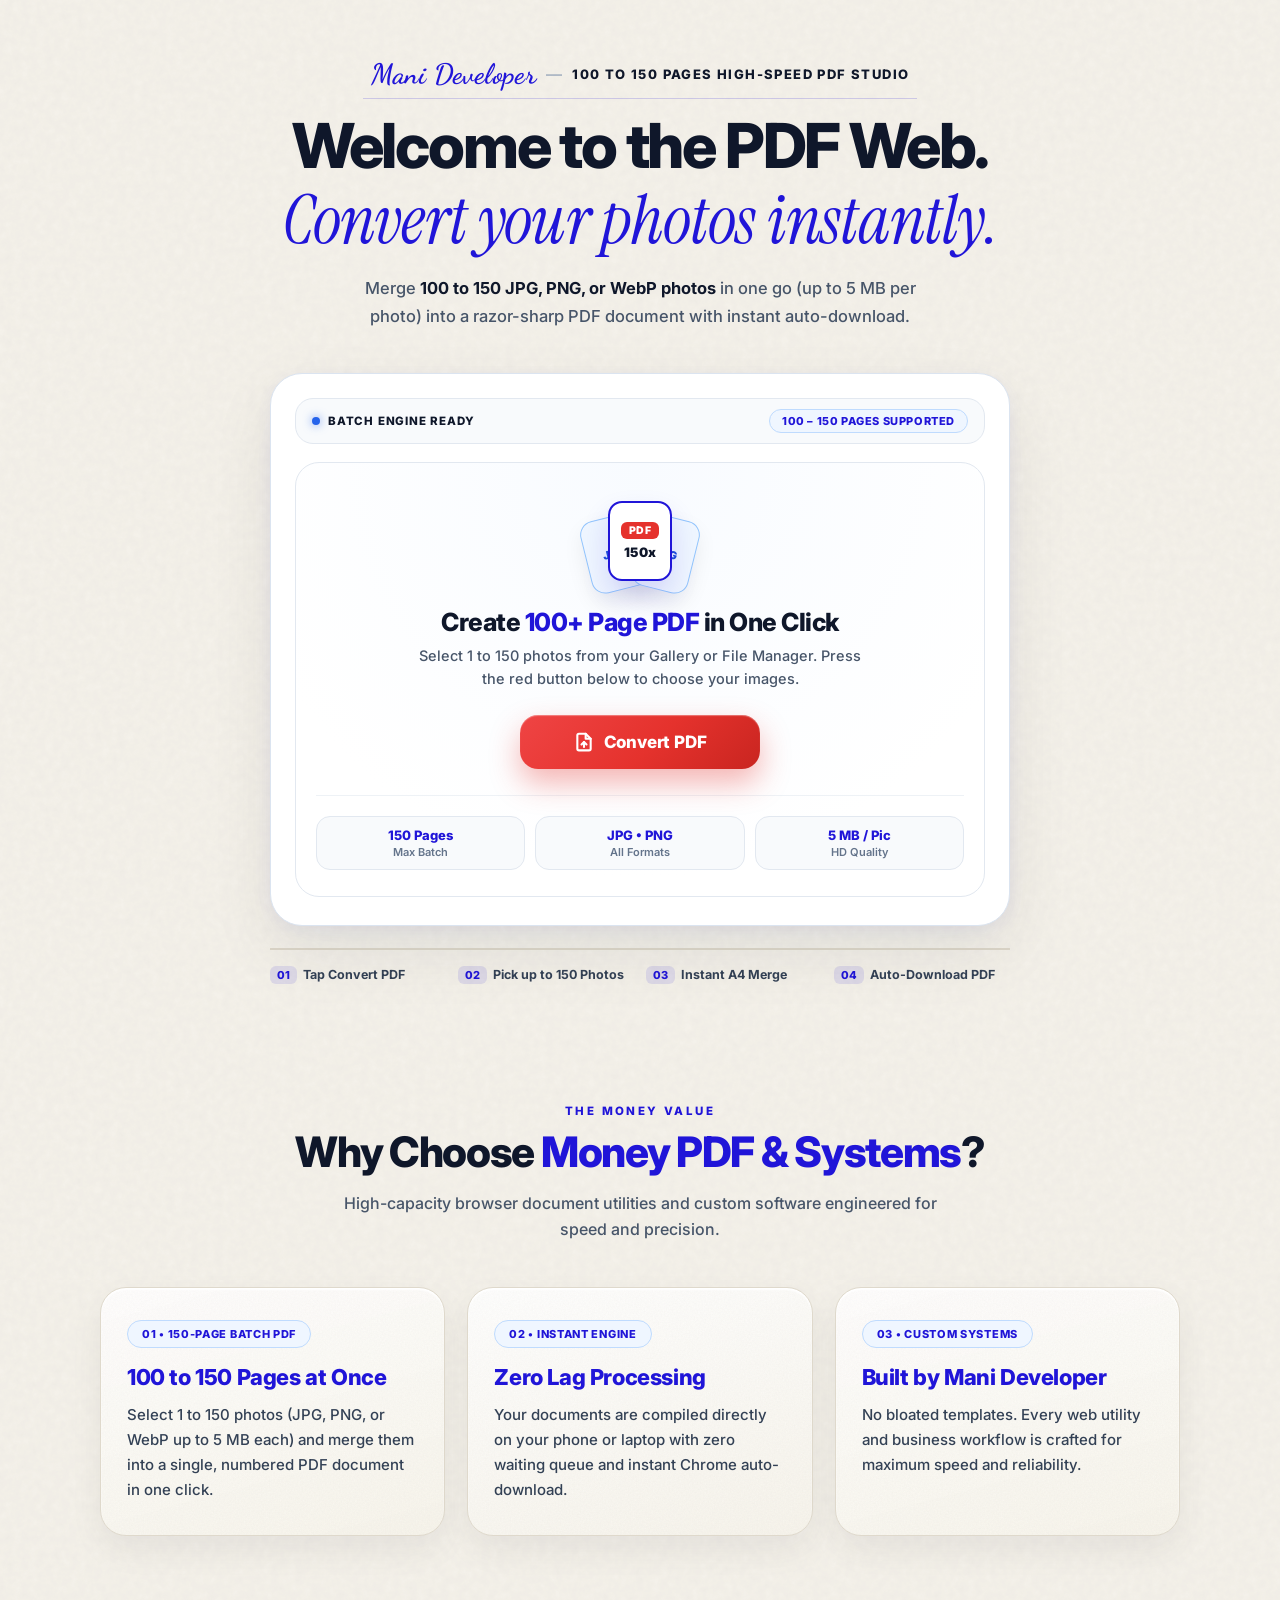
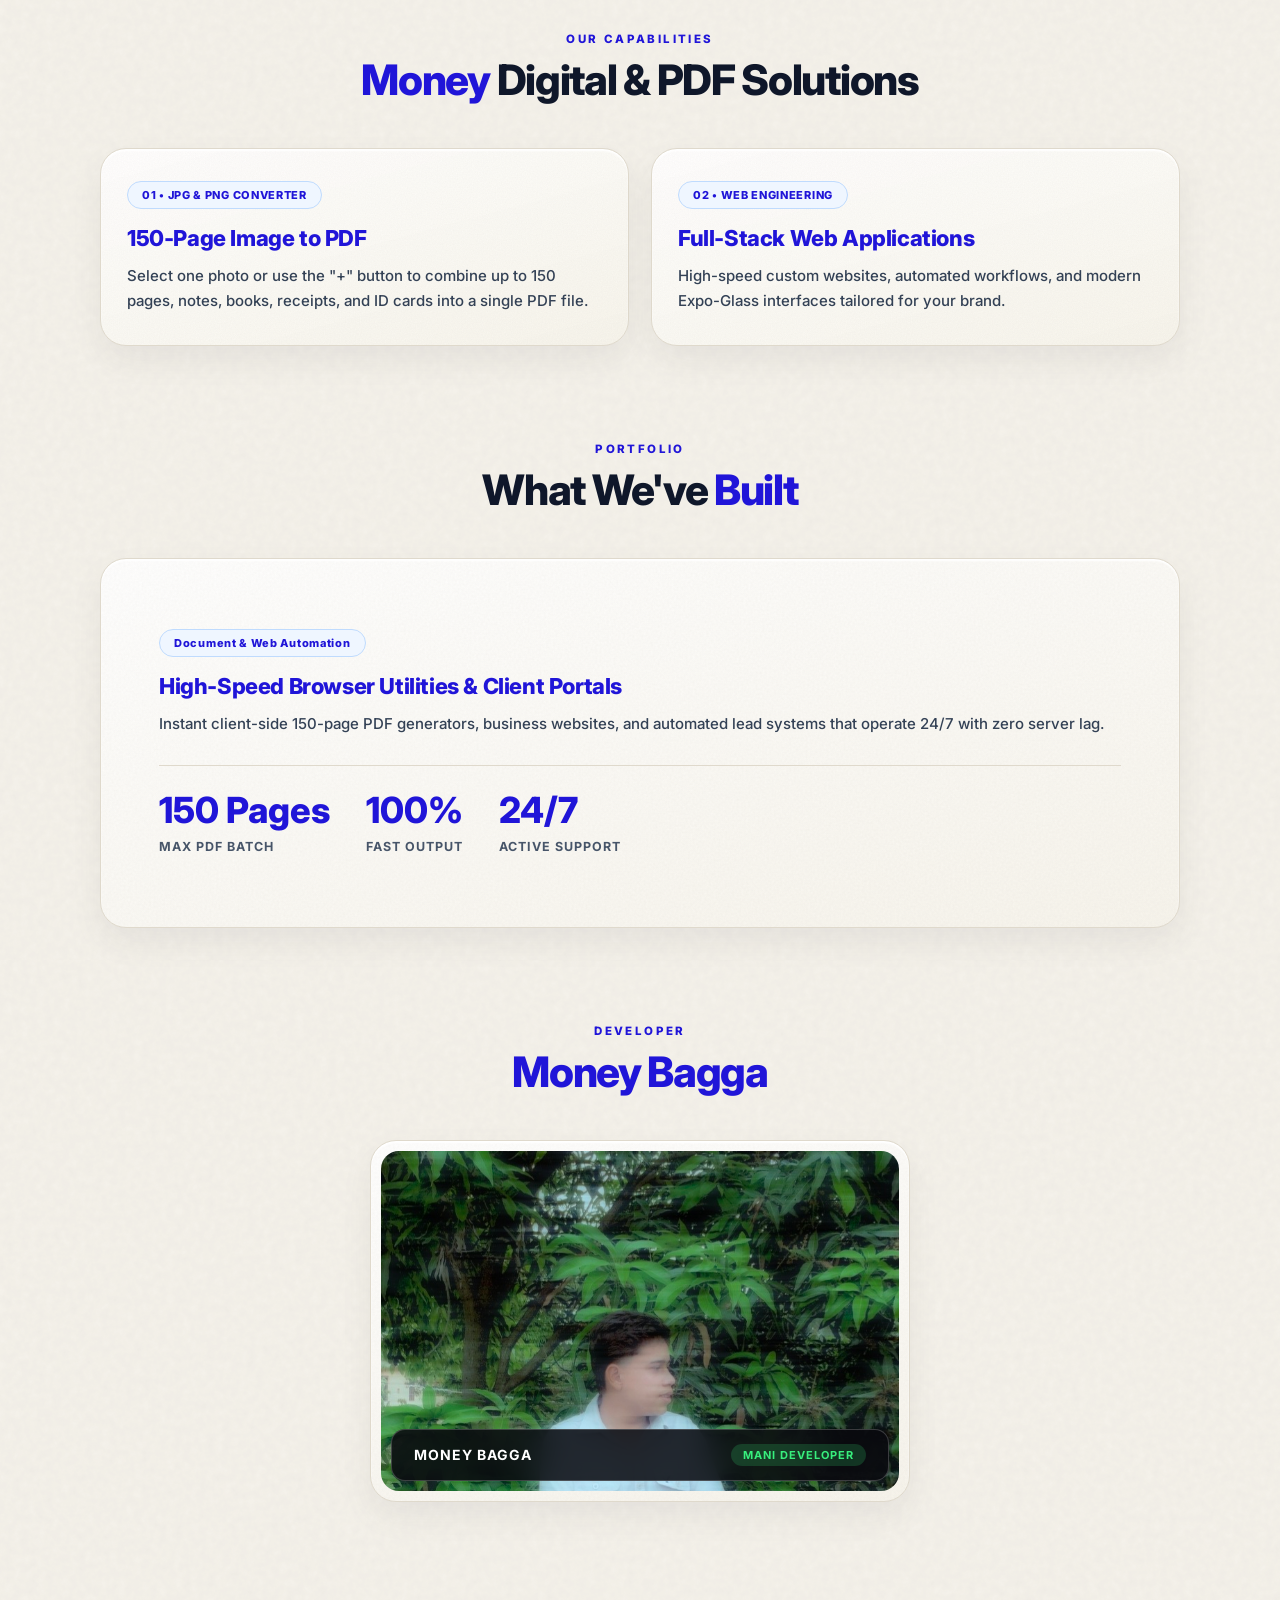
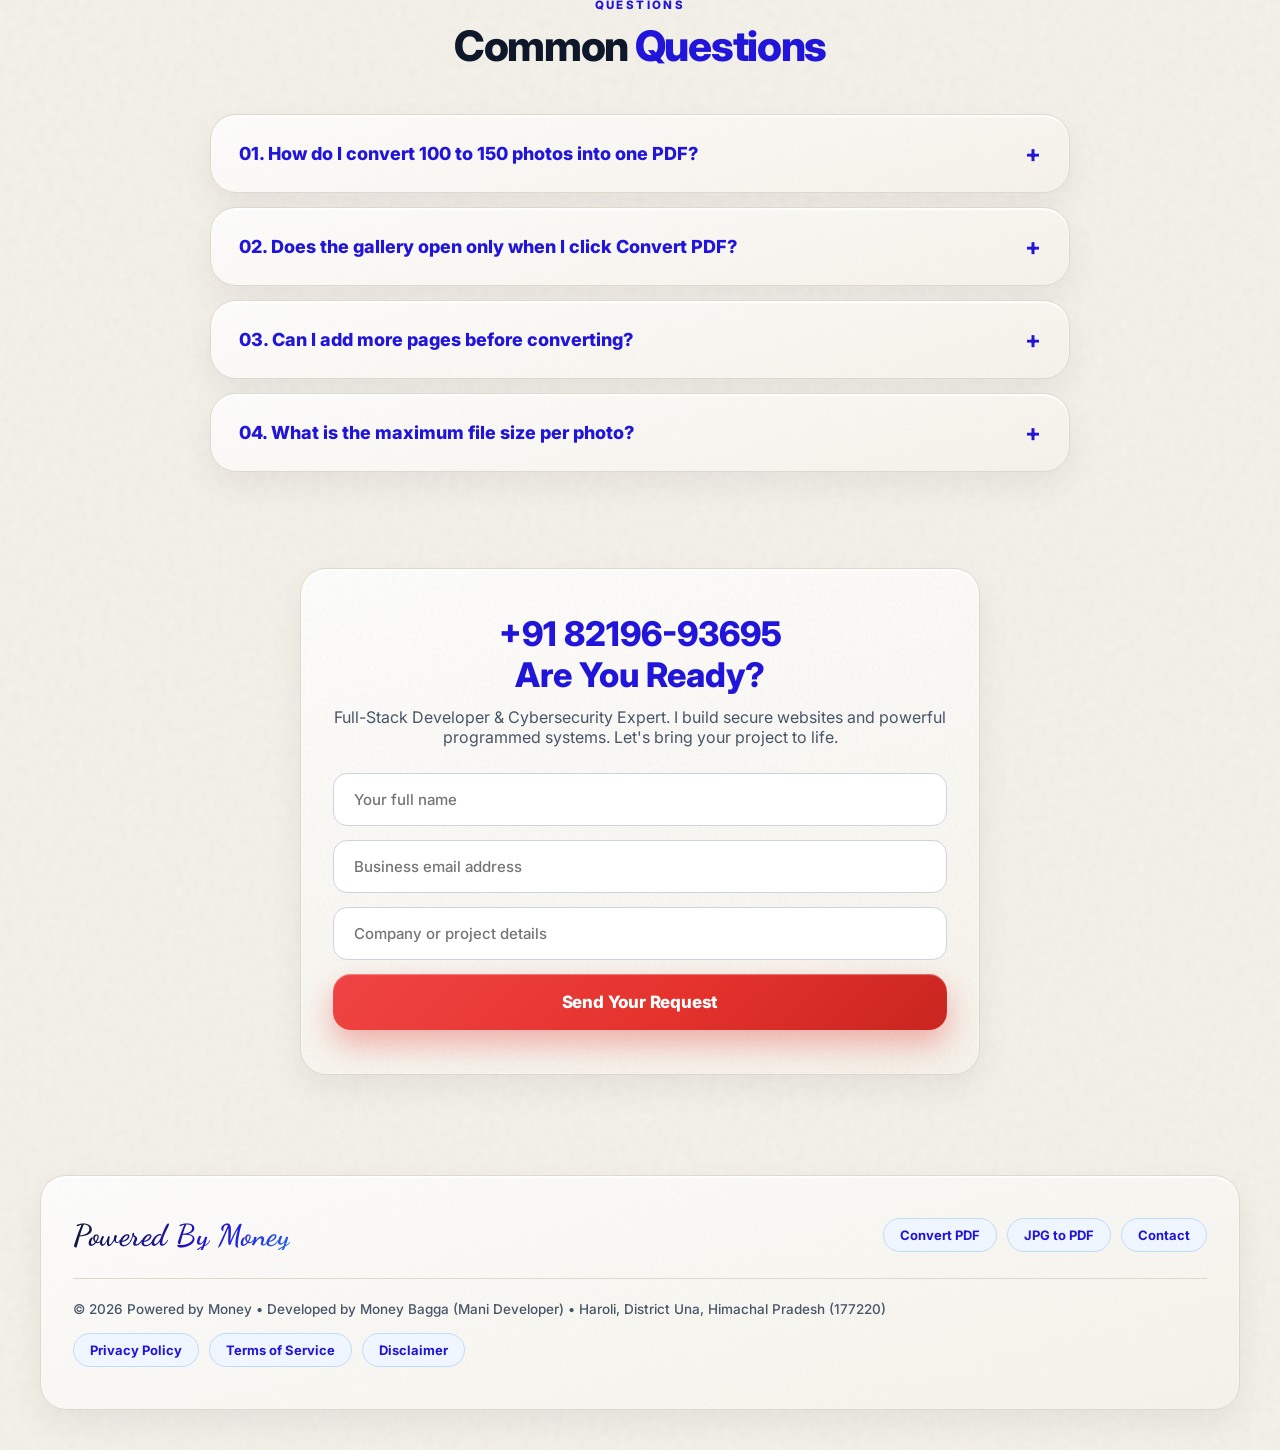
<file: index.html>
<!DOCTYPE html>
<html lang="en">
<head> 
    <meta name="google-site-verification" content="LqxpBwto1WtqGuTVgFj-_CYadjxLSUHnyDw1u4BU-FQ" />
    <meta name="viewport" content="width=device-width, initial-scale=1.0, maximum-scale=1.0, user-scalable=no">
    
    <!-- GOOGLE SEARCH #1 RANKING SEO TITLE & META -->
    <title>PDF | Online PDF Tools & 150-Page Instant JPG to PDF Converter — Mani Developer</title>
    <meta name="application-name" content="PDF — Mani Developer">
    <meta name="apple-mobile-web-app-title" content="PDF">
    <meta name="description" content="PDF by Mani Developer is an online service to convert and work with PDF files completely free and easy to use. Convert JPG to PDF, PNG to PDF, and merge 100 to 150 pages into a single PDF instantly.">
    <meta name="keywords" content="PDF, Convert PDF, Online PDF tools, JPG to PDF, PNG to PDF, 100 Page PDF Maker, 150 Page PDF Converter, Mani Developer, Money Bagga, manigamer.cv">
    <meta name="author" content="Mani Developer (Money Bagga)">
    <meta name="robots" content="index, follow, max-snippet:-1, max-image-preview:large, max-video-preview:-1">
    <link rel="canonical" href="https://manigamer.cv/" />

    <!-- Open Graph / Social Media Meta Tags -->
    <meta property="og:type" content="website" />
    <meta property="og:site_name" content="PDF — Mani Developer" />
    <meta property="og:title" content="PDF | Online PDF Tools & 150-Page PDF Converter — Mani Developer" />
    <meta property="og:description" content="Convert JPG, PNG, and up to 150 photos into a single high-speed PDF document in seconds. Built by Mani Developer." />
    <meta property="og:url" content="https://manigamer.cv/" />
    <meta property="og:image" content="https://manigamer.cv/images/aster.jpg" />

    <!-- Fonts: Dancing Script + Instrument Serif Italic + Inter -->
    <link rel="preconnect" href="https://fonts.googleapis.com">
    <link rel="preconnect" href="https://fonts.gstatic.com" crossorigin>
    <link href="https://fonts.googleapis.com/css2?family=Dancing+Script:wght@700&family=Instrument+Serif:ital@0;1&family=Inter:wght@400;500;600;700;800;900&display=swap" rel="stylesheet">

    <!-- Circular Favicon Logo for Google Search Snippet -->
    <link id="dynamicRoundFavicon" rel="icon" type="image/png" href="images/aster.jpg" sizes="192x192">
    <link id="dynamicRoundAppleIcon" rel="apple-touch-icon" href="images/aster.jpg">

    <script>
    (function makeLogoPerfectCircle() {
        const logoPath = "images/aster.jpg";
        const img = new Image();
        img.crossOrigin = "anonymous";
        img.onload = function() {
            const size = 256;
            const canvas = document.createElement("canvas");
            canvas.width = size;
            canvas.height = size;
            const ctx = canvas.getContext("2d");
            ctx.beginPath();
            ctx.arc(size / 2, size / 2, size / 2, 0, Math.PI * 2, true);
            ctx.closePath();
            ctx.clip();
            const scale = Math.max(size / img.width, size / img.height);
            const w = img.width * scale;
            const h = img.height * scale;
            ctx.drawImage(img, (size - w) / 2, (size - h) / 2, w, h);
            const roundUrl = canvas.toDataURL("image/png");
            const fav = document.getElementById("dynamicRoundFavicon");
            const app = document.getElementById("dynamicRoundAppleIcon");
            if (fav) fav.href = roundUrl;
            if (app) app.href = roundUrl;
        };
        img.src = logoPath;
    })();
    </script>

    <!-- JSON-LD Structured Data for #1 Google Search Snippet & Sitelinks -->
    <script type="application/ld+json">
    {
      "@context": "https://schema.org",
      "@graph": [
        {
          "@type": "WebSite",
          "@id": "https://manigamer.cv/#website",
          "url": "https://manigamer.cv/",
          "name": "PDF — Mani Developer",
          "alternateName": ["PDF", "Convert PDF", "Mani Developer PDF", "manigamer.cv"],
          "description": "Online service to work with PDF files completely free and easy to use. Convert up to 150 JPG/PNG images to PDF."
        },
        {
          "@type": "Organization",
          "@id": "https://manigamer.cv/#org",
          "name": "Mani Developer",
          "url": "https://manigamer.cv/",
          "logo": "https://manigamer.cv/images/aster.jpg",
          "image": "https://manigamer.cv/images/mani-devloper.jpeg"
        },
        {
          "@type": "SoftwareApplication",
          "@id": "https://manigamer.cv/#app",
          "name": "PDF | Online PDF Tools — Mani Developer",
          "url": "https://manigamer.cv/#create-pdf",
          "operatingSystem": "All",
          "applicationCategory": "UtilitiesApplication",
          "description": "Instant 150-page JPG & PNG to PDF converter built by Mani Developer.",
          "offers": {
            "@type": "Offer",
            "price": "0",
            "priceCurrency": "INR"
          }
        },
        {
          "@type": "ItemList",
          "name": "Main Site Navigation",
          "itemListElement": [
            {
              "@type": "SiteNavigationElement",
              "position": 1,
              "name": "Convert PDF",
              "description": "Convert up to 150 JPG, PNG, or WebP photos into a single PDF document instantly.",
              "url": "https://manigamer.cv/#create-pdf"
            },
            {
              "@type": "SiteNavigationElement",
              "position": 2,
              "name": "Developer",
              "description": "Meet Mani Developer (Money Bagga), Creator of PDF Web from Himachal Pradesh.",
              "url": "https://manigamer.cv/#gallery"
            },
            {
              "@type": "SiteNavigationElement",
              "position": 3,
              "name": "JPG to PDF",
              "description": "Merge 100 to 150 JPG and PNG photos into a clean PDF file on mobile or desktop.",
              "url": "https://manigamer.cv/#services"
            },
            {
              "@type": "SiteNavigationElement",
              "position": 4,
              "name": "Contact",
              "description": "24/7 direct support and project inquiry with Mani Developer (+91 82196-93695).",
              "url": "https://manigamer.cv/#contact"
            },
            {
              "@type": "SiteNavigationElement",
              "position": 5,
              "name": "Privacy Policy",
              "description": "Official terms, zero server storage policy, and Google AdSense disclosures.",
              "url": "https://manigamer.cv/#privacy-policy"
            }
          ]
        }
      ]
    }
    </script>

    <link rel="stylesheet" href="style.css">
</head>
<body>
    <div id="toastContainer" class="toast-container"></div>

    <!-- Mobile Navigation Overlay (Dark Glass) -->
    <div id="mobileNavOverlay" class="mobile-nav-overlay">
        <button class="mobile-nav-close" id="mobileNavClose" aria-label="Close Menu">&times;</button>
        <a href="#home" class="active" onclick="closeMobileNav()">Home</a>
        <a href="#create-pdf" onclick="closeMobileNav()">Convert PDF</a>
        <a href="#services" onclick="closeMobileNav()">JPG to PDF</a>
        <a href="#case-studies" onclick="closeMobileNav()">Case Studies</a>
        <a href="#gallery" onclick="closeMobileNav()">Developer</a>
        <a href="#privacy-policy" onclick="closeMobileNav()">Privacy Policy</a>
        <a href="#contact" onclick="closeMobileNav()">Contact</a>
    </div>

    <!-- Main Website Wrap -->
    <div id="mainWebsite">
        <!-- TRANSPARENT WATER-GLASS NAVBAR (HIDDEN AT TOP, SLIDES DOWN ONLY ON SCROLL) -->
        <div id="scrollNavbarWrapper" class="navbar-wrapper nav-hidden-top">
            <nav class="water-glass-navbar navbar" aria-label="Main Navigation">
                <!-- ULTRA-STYLISH SIGNATURE "PDF" BRAND MARK -->
                <a id="secretLoginTrigger" href="#home" class="logo-pdf-unique">
                    <span class="pdf-emblem-icon">
                        <svg width="18" height="18" viewBox="0 0 24 24" fill="none" stroke="currentColor" stroke-width="2.5" stroke-linecap="round" stroke-linejoin="round">
                            <path d="M14 2H6a2 2 0 0 0-2 2v16a2 2 0 0 0 2 2h12a2 2 0 0 0 2-2V8z"></path>
                            <polyline points="14 2 14 8 20 8"></polyline>
                        </svg>
                    </span>
                    <span class="pdf-script-word">PDF</span>
                    <span class="pdf-pro-dot"></span>
                </a>
                <div class="nav-links">
                    <a href="#home" class="nav-btn active">Home</a>
                    <a href="#create-pdf" class="nav-btn">Convert PDF</a>
                    <a href="#services" class="nav-btn">JPG to PDF</a>
                    <a href="#case-studies" class="nav-btn">Case Studies</a>
                    <a href="#gallery" class="nav-btn">Developer</a>
                    <a href="#privacy-policy" class="nav-btn">Privacy Policy</a>
                </div>
                <a href="#contact" class="water-nav-cta">Contact</a>
                <button class="mobile-menu-btn" id="mobileMenuBtn" aria-label="Open Menu">
                    <svg width="26" height="26" viewBox="0 0 24 24" fill="none" stroke="currentColor" stroke-width="2.4" stroke-linecap="round"><line x1="3" y1="7" x2="21" y2="7"/><line x1="3" y1="12" x2="21" y2="12"/><line x1="3" y1="17" x2="21" y2="17"/></svg>
                </button>
            </nav>
        </div>

        <main class="desktop-wrapper">

            <!-- TOP HERO + CONVERT PDF WORKSPACE -->
            <section id="home" class="top-pdf-hero">
                <div class="editorial-hero-header">
                    <!-- PURE PAPER TEXT TOP LINE (NO BLACK BACKGROUND BOX, NO PRIVACY TEXT) -->
                    <div class="mani-paper-kicker">
                        <span class="kicker-signature">Mani Developer</span>
                        <span class="kicker-divider">&mdash;</span>
                        <span class="kicker-edition">100 to 150 Pages High-Speed PDF Studio</span>
                    </div>

                    <h1 class="editorial-main-title">
                        Welcome to the PDF Web.
                        <span class="editorial-serif-italic">Convert your photos instantly.</span>
                    </h1>

                    <p class="editorial-sub-copy">
                        Merge <strong>100 to 150 JPG, PNG, or WebP photos</strong> in one go (up to 5 MB per photo) into a razor-sharp PDF document with instant auto-download.
                    </p>
                </div>

                <!-- UNIQUE STUDIO-STYLE CONVERT PDF WORKSPACE (UP TO 150 PAGES AT ONCE) -->
                <div id="create-pdf" class="pdf-workspace-wrapper">
                    <!-- Hidden File Input -->
                    <input type="file" id="pdf-file-input" accept="image/jpeg,image/png,image/webp,image/gif,image/bmp,image/*" multiple style="display: none;">

                    <!-- STEP 1: UNIQUE MOBILE-FIRST STUDIO CARD (ONLY BUTTON OPENS GALLERY) -->
                    <div id="pdf-step-upload" class="pdf-studio-card pdf-stage-card">
                        <div class="studio-card-top-strip">
                            <div class="studio-status-left">
                                <span class="live-blue-dot"></span>
                                <span>BATCH ENGINE READY</span>
                            </div>
                            <span class="studio-capacity-pill">100 &ndash; 150 PAGES SUPPORTED</span>
                        </div>

                        <div class="upload-dropzone" id="upload-dropzone">
                            <!-- Sleek 3D Floating Document Fan Emblem -->
                            <div class="studio-doc-showcase">
                                <div class="doc-fan-card fan-left">JPG</div>
                                <div class="doc-fan-card fan-right">PNG</div>
                                <div class="doc-fan-card fan-center">
                                    <span class="fan-pdf-ribbon">PDF</span>
                                    <span class="fan-page-num">150x</span>
                                </div>
                            </div>

                            <h2 class="stage-title">Create <span class="blue-paper-ink">100+ Page PDF</span> in One Click</h2>
                            <p class="stage-desc">Select 1 to 150 photos from your Gallery or File Manager. Press the red button below to choose your images.</p>

                            <!-- ONLY CLICKING THIS RED "CONVERT PDF" BUTTON OPENS GALLERY -->
                            <button type="button" id="select-images-btn" class="btn-convert-red main-convert-cta">
                                <svg width="20" height="20" viewBox="0 0 24 24" fill="none" stroke="currentColor" stroke-width="2.5" stroke-linecap="round" stroke-linejoin="round">
                                    <path d="M14 2H6a2 2 0 0 0-2 2v16a2 2 0 0 0 2 2h12a2 2 0 0 0 2-2V8z"></path>
                                    <polyline points="14 2 14 8 20 8"></polyline>
                                    <line x1="12" y1="18" x2="12" y2="12"></line>
                                    <polyline points="9 15 12 12 15 15"></polyline>
                                </svg>
                                <span>Convert PDF</span>
                            </button>

                            <div class="studio-feature-grid">
                                <div class="studio-mini-chip">
                                    <strong>150 Pages</strong>
                                    <span>Max Batch</span>
                                </div>
                                <div class="studio-mini-chip">
                                    <strong>JPG &bull; PNG</strong>
                                    <span>All Formats</span>
                                </div>
                                <div class="studio-mini-chip">
                                    <strong>5 MB / Pic</strong>
                                    <span>HD Quality</span>
                                </div>
                            </div>
                        </div>
                    </div>

                    <!-- STEP 2: 150-PAGE QUEUE WORKSPACE VIEW (PREVIEW + '+' BUTTON + RED "CONVERT PDF" BUTTON) -->
                    <div id="pdf-step-workspace" class="pdf-studio-card pdf-stage-card" style="display: none;">
                        <div class="workspace-top-bar">
                            <button type="button" id="workspace-back-btn" class="icon-circle-btn" title="Clear & Back">
                                <svg width="18" height="18" viewBox="0 0 24 24" fill="none" stroke="currentColor" stroke-width="2.4"><line x1="19" y1="12" x2="5" y2="12"/><polyline points="12 19 5 12 12 5"/></svg>
                            </button>
                            <div class="queue-status-pill">
                                <span id="queue-limit-indicator">01 / 150 Pages Selected</span>
                            </div>
                            <div class="workspace-settings">
                                <select id="pdf-page-size" class="paper-select" aria-label="Page Size">
                                    <option value="a4">A4 Paper Size</option>
                                    <option value="fit">Fit to Photo Size</option>
                                </select>
                                <select id="pdf-orientation" class="paper-select" aria-label="Page Orientation">
                                    <option value="portrait">Portrait</option>
                                    <option value="landscape">Landscape</option>
                                </select>
                            </div>
                        </div>

                        <!-- Uploaded Images Grid (Numbered Page 01 to Page 150) -->
                        <div id="pdf-preview-grid" class="pdf-preview-grid"></div>

                        <!-- Floating '+' Add More Images Button (Up to 150) -->
                        <div class="workspace-floating-actions">
                            <button type="button" id="add-more-images-btn" class="floating-plus-btn" title="Add More Photos (Up to 150 Pages)">
                                <span id="image-count-badge" class="count-badge">1</span>
                                <svg width="24" height="24" viewBox="0 0 24 24" fill="none" stroke="#ffffff" stroke-width="2.6" stroke-linecap="round"><line x1="12" y1="5" x2="12" y2="19"/><line x1="5" y1="12" x2="19" y2="12"/></svg>
                            </button>
                        </div>

                        <!-- Bottom Red Convert PDF Button -->
                        <div class="workspace-bottom-bar">
                            <button type="button" id="convert-to-pdf-btn" class="btn-convert-red">
                                <span>Convert PDF</span>
                                <svg width="20" height="20" viewBox="0 0 24 24" fill="none" stroke="currentColor" stroke-width="2.4" stroke-linecap="round" stroke-linejoin="round"><circle cx="12" cy="12" r="10"/><polyline points="12 16 16 12 12 8"/><line x1="8" y1="12" x2="16" y2="12"/></svg>
                            </button>
                        </div>
                    </div>

                    <!-- STEP 3: CIRCULAR PAPER LOADING ANIMATION (1.5 SECONDS) -->
                    <div id="pdf-step-loading" class="pdf-studio-card pdf-stage-card" style="display: none;">
                        <div class="paper-loader-box">
                            <div class="paper-spinner-ring">
                                <div class="paper-spinner-sheet">PDF</div>
                            </div>
                            <h3 class="blue-paper-ink" style="font-size: 22px;">Building High-Speed PDF...</h3>
                            <p class="stage-desc" style="margin-bottom: 0;">Formatting all your pages onto crisp A4 sheets &amp; starting automatic download...</p>
                        </div>
                    </div>

                    <!-- STEP 4: DOWNLOAD READY PAGE -->
                    <div id="pdf-step-done" class="pdf-studio-card pdf-stage-card" style="display: none;">
                        <div class="done-badge">
                            <svg width="14" height="14" viewBox="0 0 24 24" fill="none" stroke="#15803d" stroke-width="2.8"><polyline points="20 6 9 17 4 12"/></svg>
                            <span>AUTO-DOWNLOAD STARTED IN CHROME</span>
                        </div>
                        <h2 class="stage-title" style="margin-bottom: 20px;">The images have been converted to <span class="blue-paper-ink">PDF</span></h2>

                        <button type="button" id="download-pdf-again-btn" class="btn-download-main">
                            <svg width="22" height="22" viewBox="0 0 24 24" fill="none" stroke="currentColor" stroke-width="2.5" stroke-linecap="round" stroke-linejoin="round"><path d="M21 15v4a2 2 0 0 1-2 2H5a2 2 0 0 1-2-2v-4"/><polyline points="7 10 12 15 17 10"/><line x1="12" y1="15" x2="12" y2="3"/></svg>
                            <span>Download PDF</span>
                        </button>

                        <div class="done-action-row">
                            <button type="button" id="done-back-btn" class="done-round-btn dark-btn" title="Convert New Photos">
                                <svg width="18" height="18" viewBox="0 0 24 24" fill="none" stroke="currentColor" stroke-width="2.4"><line x1="19" y1="12" x2="5" y2="12"/><polyline points="12 19 5 12 12 5"/></svg>
                            </button>
                            <div class="done-right-btns">
                                <button type="button" id="done-copy-link-btn" class="done-round-btn red-btn" title="Copy Link">
                                    <svg width="18" height="18" viewBox="0 0 24 24" fill="none" stroke="currentColor" stroke-width="2.2"><path d="M10 13a5 5 0 0 0 7.54.54l3-3a5 5 0 0 0-7.07-7.07l-1.72 1.71"/><path d="M14 11a5 5 0 0 0-7.54-.54l-3 3a5 5 0 0 0 7.07 7.07l1.71-1.71"/></svg>
                                </button>
                                <button type="button" id="done-delete-btn" class="done-round-btn red-btn" title="Clear & Reset">
                                    <svg width="18" height="18" viewBox="0 0 24 24" fill="none" stroke="currentColor" stroke-width="2.2"><polyline points="3 6 5 6 21 6"/><path d="M19 6v14a2 2 0 0 1-2 2H7a2 2 0 0 1-2-2V6m3 0V4a2 2 0 0 1 2-2h4a2 2 0 0 1 2 2v2"/></svg>
                                </button>
                            </div>
                        </div>

                        <div class="continue-tools-box">
                            <h4>Continue to...</h4>
                            <div class="continue-list">
                                <div class="continue-item" onclick="document.getElementById('done-back-btn').click()">
                                    <span class="c-badge">01</span>
                                    <span>Convert another 100–150 Page PDF</span>
                                    <span class="c-arrow">&rsaquo;</span>
                                </div>
                                <div class="continue-item" onclick="document.getElementById('done-back-btn').click()">
                                    <span class="c-badge">02</span>
                                    <span>Convert PNG / WebP to PDF</span>
                                    <span class="c-arrow">&rsaquo;</span>
                                </div>
                                <div class="continue-item" onclick="document.getElementById('done-back-btn').click()">
                                    <span class="c-badge">03</span>
                                    <span>Start Fresh Batch</span>
                                    <span class="c-arrow">&rsaquo;</span>
                                </div>
                            </div>
                        </div>
                    </div>

                    <!-- 4-Step Numbered Strip (01, 02, 03, 04) -->
                    <div class="editorial-steps-bar">
                        <div class="ed-step"><span class="ed-num">01</span> Tap Convert PDF</div>
                        <div class="ed-step"><span class="ed-num">02</span> Pick up to 150 Photos</div>
                        <div class="ed-step"><span class="ed-num">03</span> Instant A4 Merge</div>
                        <div class="ed-step"><span class="ed-num">04</span> Auto-Download PDF</div>
                    </div>
                </div>
            </section>

            <!-- Why Choose Us (Warm Paper Textured Cards + Sequential Numbering 01, 02, 03) -->
            <section class="section-padding">
                <div class="center-title">
                    <span class="tagline">The Money Value</span>
                    <h2>Why Choose <span class="blue-paper-ink">Money PDF &amp; Systems</span>?</h2>
                    <p>High-capacity browser document utilities and custom software engineered for speed and precision.</p>
                </div>
                <div class="grid-3">
                    <div class="expo-glass-paper paper-textured-box card">
                        <span class="paper-step-pill">01 &bull; 150-PAGE BATCH PDF</span>
                        <h3 class="blue-paper-ink">100 to 150 Pages at Once</h3>
                        <p>Select 1 to 150 photos (JPG, PNG, or WebP up to 5 MB each) and merge them into a single, numbered PDF document in one click.</p>
                    </div>
                    <div class="expo-glass-paper paper-textured-box card">
                        <span class="paper-step-pill">02 &bull; INSTANT ENGINE</span>
                        <h3 class="blue-paper-ink">Zero Lag Processing</h3>
                        <p>Your documents are compiled directly on your phone or laptop with zero waiting queue and instant Chrome auto-download.</p>
                    </div>
                    <div class="expo-glass-paper paper-textured-box card">
                        <span class="paper-step-pill">03 &bull; CUSTOM SYSTEMS</span>
                        <h3 class="blue-paper-ink">Built by Mani Developer</h3>
                        <p>No bloated templates. Every web utility and business workflow is crafted for maximum speed and reliability.</p>
                    </div>
                </div>
            </section>

            <!-- Services / Solutions Section -->
            <section id="services" class="section-padding">
                <div class="center-title">
                    <span class="tagline">Our Capabilities</span>
                    <h2><span class="blue-paper-ink">Money</span> Digital &amp; PDF Solutions</h2>
                </div>
                <div class="grid-2">
                    <div class="expo-glass-paper paper-textured-box card">
                        <span class="paper-step-pill">01 &bull; JPG &amp; PNG CONVERTER</span>
                        <h3 class="blue-paper-ink">150-Page Image to PDF</h3>
                        <p>Select one photo or use the "+" button to combine up to 150 pages, notes, books, receipts, and ID cards into a single PDF file.</p>
                    </div>
                    <div class="expo-glass-paper paper-textured-box card">
                        <span class="paper-step-pill">02 &bull; WEB ENGINEERING</span>
                        <h3 class="blue-paper-ink">Full-Stack Web Applications</h3>
                        <p>High-speed custom websites, automated workflows, and modern Expo-Glass interfaces tailored for your brand.</p>
                    </div>
                </div>
            </section>

            <!-- Case Studies (With Animated Count-Up Starting from 1 to 150) -->
            <section id="case-studies" class="section-padding">
                <div class="center-title">
                    <span class="tagline">Portfolio</span>
                    <h2>What We've <span class="blue-paper-ink">Built</span></h2>
                </div>
                <div class="expo-glass-paper paper-textured-box card case-study-card">
                    <div class="case-content-side" style="width: 100%; padding: 38px 32px;">
                        <span class="paper-step-pill">Document &amp; Web Automation</span>
                        <h3 class="blue-paper-ink">High-Speed Browser Utilities &amp; Client Portals</h3>
                        <p>Instant client-side 150-page PDF generators, business websites, and automated lead systems that operate 24/7 with zero server lag.</p>
                        <div class="case-stats">
                            <div class="stat">
                                <h4 class="blue-paper-ink count-up" data-target="150" data-suffix=" Pages">1 Pages</h4>
                                <p>Max PDF Batch</p>
                            </div>
                            <div class="stat">
                                <h4 class="blue-paper-ink count-up" data-target="100" data-suffix="%">1%</h4>
                                <p>Fast Output</p>
                            </div>
                            <div class="stat">
                                <h4 class="blue-paper-ink count-up" data-target="24" data-suffix="/7">1/7</h4>
                                <p>Active Support</p>
                            </div>
                        </div>
                    </div>
                </div>
            </section>

            <!-- Developer Section (Kept Intact) -->
            <section id="gallery" class="section-padding">
                <div class="center-title">
                    <span class="tagline">Developer</span>
                    <h2><span class="blue-paper-ink">Money Bagga</span></h2>
                </div>
                <div style="display: flex; justify-content: center;">
                    <div class="expo-glass-paper paper-textured-box card dev-premium-card" style="position: relative;">
                        <img src="images/mani-devloper.jpeg" class="gallery-photo" alt="Money Bagga - Mani Developer" onerror="this.onerror=null; this.src='images/aster.jpg';">
                        <div class="dev-name-overlay">
                            <span>MONEY BAGGA</span>
                            <span class="dev-badge">MANI DEVELOPER</span>
                        </div>
                    </div>
                </div>
            </section>

            <!-- FAQ Accordion (Toggle Boxes with Expo Glass + Paper Texture & Numbering 01..04) -->
            <section id="faq" class="section-padding">
                <div class="center-title">
                    <span class="tagline">Questions</span>
                    <h2>Common <span class="blue-paper-ink">Questions</span></h2>
                </div>
                <div class="faq-wrapper">
                    <div class="expo-glass-paper paper-textured-box faq-item">
                        <div class="faq-header"><span class="blue-paper-ink">01. How do I convert 100 to 150 photos into one PDF?</span> <span class="faq-icon">+</span></div>
                        <div class="faq-body">Click the red "Convert PDF" button, select up to 150 photos (JPG, PNG, WebP) from your gallery or file manager, and press "Convert PDF". All pages will merge and download automatically.</div>
                    </div>
                    <div class="expo-glass-paper paper-textured-box faq-item">
                        <div class="faq-header"><span class="blue-paper-ink">02. Does the gallery open only when I click Convert PDF?</span> <span class="faq-icon">+</span></div>
                        <div class="faq-body">Yes! Touching or scrolling anywhere on the white card will never open your gallery accidentally. Only pressing the red "Convert PDF" button opens your file selector.</div>
                    </div>
                    <div class="expo-glass-paper paper-textured-box faq-item">
                        <div class="faq-header"><span class="blue-paper-ink">03. Can I add more pages before converting?</span> <span class="faq-icon">+</span></div>
                        <div class="faq-body">Yes! After selecting your initial photos, tap the red "+" button on the preview card to add more photos (up to 150 pages total) in a single PDF document.</div>
                    </div>
                    <div class="expo-glass-paper paper-textured-box faq-item">
                        <div class="faq-header"><span class="blue-paper-ink">04. What is the maximum file size per photo?</span> <span class="faq-icon">+</span></div>
                        <div class="faq-body">Each photo can be up to 5 MB in size, allowing fast, lag-free 150-page PDF creation and instant download in Chrome.</div>
                    </div>
                </div>
            </section>

            <!-- Contact Section -->
            <section id="contact" class="section-padding">
                <div class="expo-glass-paper paper-textured-box contact-section">
                    <h2 class="blue-paper-ink">+91 82196-93695 <br>Are You Ready?</h2>
                    <p style="color: #475569;">Full-Stack Developer &amp; Cybersecurity Expert. I build secure websites and powerful programmed systems. Let's bring your project to life.</p>
                    <form id="leadContactForm" class="contact-form">
                        <input type="text" id="leadName" class="paper-input-glass" placeholder="Your full name" required>
                        <input type="email" id="leadEmail" class="paper-input-glass" placeholder="Business email address" required>
                        <input type="text" id="leadCompany" class="paper-input-glass" placeholder="Company or project details" required>
                        <button type="submit" class="btn-convert-red" style="width: 100%; justify-content: center; padding: 18px;">Send Your Request</button>
                    </form>
                </div>
            </section>

        </main>

        <!-- Footer (Powered By Money Only) -->
        <footer class="expo-glass-paper paper-textured-box footer" style="max-width: 1200px; margin: 0 auto 40px;">
            <div class="footer-top">
                <a href="#home" class="logo-pdf-unique" style="text-decoration: none;">
                    <span class="pdf-script-word" style="font-size: 30px;">Powered By Money</span>
                </a>
                <div class="social-row">
                    <a href="#create-pdf" class="footer-quick-btn">Convert PDF</a>
                    <a href="#services" class="footer-quick-btn">JPG to PDF</a>
                    <a href="#contact" class="footer-quick-btn">Contact</a>
                </div>
            </div>
            <div class="footer-bottom">
                <p>&copy; 2026 Powered by Money &bull; Developed by Money Bagga (Mani Developer) &bull; Haroli, District Una, Himachal Pradesh (177220)</p>
                <div class="footer-links">
                    <a href="#privacy-policy" class="footer-legal-link">Privacy Policy</a>
                    <a href="#terms-of-service" class="footer-legal-link">Terms of Service</a>
                    <a href="#disclaimer" class="footer-legal-link">Disclaimer</a>
                </div>
            </div>
        </footer>
    </div>

    <!-- =========================================================================
         ORIGINAL BLACK EXPO-GLASS LEGAL PAGES (OPENS WHEN CLICKED)
         ========================================================================= -->

    <!-- 1. PRIVACY POLICY PAGE -->
    <section id="privacy-policy" class="legal-page-overlay" aria-label="Privacy Policy">
        <div class="legal-page-container iphone-glass expo-glass-effect">
            <div class="legal-page-header">
                <div>
                    <span class="tagline" style="color: #94a3b8;">Legal Documentation &bull; manigamer.cv</span>
                    <h2 style="color: #ffffff;">Privacy Policy — PDF by Mani Developer</h2>
                    <p style="color: #94949e; font-size: 14px; margin-top: 6px;">Last Updated: November 2026</p>
                </div>
                <a href="#home" class="btn-glass expo-glass-btn legal-close-btn">&larr; Back to Website</a>
            </div>

            <div class="legal-page-content">
                <p>Welcome to <strong>PDF — Powered by Money (Mani Developer)</strong> (accessible from <strong>https://manigamer.cv</strong>). Protecting the document security of every user is our highest priority. This Privacy Policy document outlines how our online 150-Page Image to PDF converter (JPG to PDF, PNG to PDF, WebP to PDF) operates.</p>

                <h3>1. Client-Side PDF Conversion &amp; Zero File Storage</h3>
                <p>Our website provides an instant online Image to PDF converter that allows users to merge up to 150 JPG, PNG, and WebP photos (up to 5 MB per image) into a single PDF document. <strong>We do not upload, store, archive, view, or sell your personal photos or generated PDF documents on any server or database.</strong> All image processing and multi-page PDF creation occur locally inside your web browser RAM.</p>

                <h3>2. Information You Voluntarily Provide</h3>
                <p>If you choose to submit a business inquiry through our "Contact" form, we collect your name, email address, and project details strictly for communicating with you regarding web development or technical support.</p>

                <h3>3. Google AdSense &amp; DoubleClick DART Cookie</h3>
                <p>We use third-party advertising companies, including <strong>Google AdSense</strong>, to serve ads when you visit our website (<strong>https://manigamer.cv</strong>):</p>
                <ul>
                    <li>Google, as a third-party vendor, uses cookies to serve ads on <strong>https://manigamer.cv</strong>.</li>
                    <li>Google's use of advertising cookies (such as the DoubleClick DART cookie) enables it and its partners to serve ads to our users based on their visit to <strong>https://manigamer.cv</strong> and/or other sites on the Internet.</li>
                    <li>Users may opt out of personalized advertising at any time by visiting <a href="https://adssettings.google.com" target="_blank" rel="noopener noreferrer">Google Ads Settings</a> or by visiting <a href="https://www.aboutads.info" target="_blank" rel="noopener noreferrer">www.aboutads.info</a>.</li>
                </ul>

                <h3>4. Contact Information</h3>
                <ul>
                    <li><strong>Platform:</strong> PDF — Powered by Money</li>
                    <li><strong>Developer / Owner:</strong> Money Bagga (Mani Developer)</li>
                    <li><strong>Website:</strong> https://manigamer.cv</li>
                    <li><strong>Address:</strong> Haroli, District Una, Himachal Pradesh, India (Pincode: 177220)</li>
                    <li><strong>Phone / WhatsApp Support:</strong> +91 82196-93695</li>
                </ul>
            </div>
        </div>
    </section>

    <!-- 2. TERMS OF SERVICE PAGE -->
    <section id="terms-of-service" class="legal-page-overlay" aria-label="Terms of Service">
        <div class="legal-page-container iphone-glass expo-glass-effect">
            <div class="legal-page-header">
                <div>
                    <span class="tagline" style="color: #94a3b8;">Legal Agreement &bull; manigamer.cv</span>
                    <h2 style="color: #ffffff;">Terms of Service</h2>
                    <p style="color: #94949e; font-size: 14px; margin-top: 6px;">Last Updated: November 2026</p>
                </div>
                <a href="#home" class="btn-glass expo-glass-btn legal-close-btn">&larr; Back to Website</a>
            </div>

            <div class="legal-page-content">
                <p>By accessing this website at <strong>https://manigamer.cv</strong>, you agree to be bound by these Terms of Service and comply with all applicable laws and regulations.</p>

                <h3>1. Use License &amp; 150-Page PDF Tool Usage</h3>
                <p>PDF — Powered by Money grants you free access to convert up to 150 JPG, PNG, and other images (up to 5 MB per photo) at a time into PDF documents for personal, educational, and business productivity.</p>

                <h3>2. Intellectual Property</h3>
                <p>All custom user interface designs, branding ("Powered by Money", "Mani Developer", "Money Bagga"), source code architecture, and graphics displayed on <strong>https://manigamer.cv</strong> are the intellectual property of Money Bagga.</p>
            </div>
        </div>
    </section>

    <!-- 3. DISCLAIMER PAGE -->
    <section id="disclaimer" class="legal-page-overlay" aria-label="Disclaimer">
        <div class="legal-page-container iphone-glass expo-glass-effect">
            <div class="legal-page-header">
                <div>
                    <span class="tagline" style="color: #94a3b8;">Notice &bull; manigamer.cv</span>
                    <h2 style="color: #ffffff;">Disclaimer</h2>
                    <p style="color: #94949e; font-size: 14px; margin-top: 6px;">Last Updated: November 2026</p>
                </div>
                <a href="#home" class="btn-glass expo-glass-btn legal-close-btn">&larr; Back to Website</a>
            </div>

            <div class="legal-page-content">
                <p>All tools and information on <strong>https://manigamer.cv</strong> are published in good faith and for general utility and productivity purposes.</p>
                <h3>PDF Conversion Disclaimer</h3>
                <p>Our Convert PDF utility processes images directly inside your browser without storing copies on our servers. Users are advised to verify their downloaded PDF files after conversion.</p>
            </div>
        </div>
    </section>

    <!-- Secret Login Modal -->
    <div id="secretLoginModal" class="login-overlay">
        <div class="iphone-glass expo-glass-effect login-box">
            <span class="close-login" id="closeLoginModal">&times;</span>
            <h3 style="color: #fff;">Admin Access</h3>
            <form id="adminLoginForm" autocomplete="off" onsubmit="return false;">
                <input type="text" id="loginUser" class="input-glass" placeholder="Username" autocomplete="off">
                <input type="password" id="loginPass" class="input-glass" placeholder="Password" autocomplete="new-password">
                <button id="loginSubmitBtn" type="button" class="btn-white" style="margin-top: 10px; width: 100%;">Login</button>
            </form>
        </div>
    </div>

    <script src="script.js"></script>
</body>
</html>
</file>
<file: style.css>
/* =====================================================================
   1. WARM EDITORIAL PAPER BACKGROUND & ZERO HAZE
   ===================================================================== */
* { margin: 0; padding: 0; box-sizing: border-box; font-family: 'Inter', -apple-system, BlinkMacSystemFont, sans-serif; }
:root {
    --paper-warm-bg: #f5f2eb;
    --paper-card-bg: #faf8f3;
    --paper-border: #dfd9cc;
    --text-main: #0f172a;
    --text-dim: #475569;
    --blue-ink: #2015d8;
    --blue-bright: #2563eb;
    --red-main: #e5322d;
    /* Tactile Paper Fiber Pattern */
    --paper-fiber: url("data:image/svg+xml,%3Csvg viewBox='0 0 180 180' xmlns='http://www.w3.org/2000/svg'%3E%3Cfilter id='pf'%3E%3CfeTurbulence type='fractalNoise' baseFrequency='0.88' numOctaves='3' stitchTiles='stitch'/%3E%3CfeColorMatrix type='matrix' values='0 0 0 0 0.12  0 0 0 0 0.10  0 0 0 0 0.06  0 0 0 0.042 0'/%3E%3C/filter%3E%3Crect width='100%25' height='100%25' filter='url(%23pf)'/%3E%3C/svg%3E");
}
html, body {
    width: 100%; max-width: 100vw; overflow-x: hidden; scroll-behavior: smooth;
    background-color: var(--paper-warm-bg);
    background-image: var(--paper-fiber);
    color: var(--text-main);
    -webkit-font-smoothing: antialiased;
}

.blue-paper-ink {
    color: var(--blue-ink) !important;
    font-weight: 800;
}

/* =====================================================================
   2. WATER-GLASS NAVBAR (HIDDEN AT TOP, APPEARS ONLY ON SCROLL DOWN)
   ===================================================================== */
.navbar-wrapper {
    position: fixed; top: 14px; left: 0; width: 100%;
    display: flex; justify-content: center; z-index: 1000; padding: 0 14px;
    transition: transform 0.38s cubic-bezier(0.16, 1, 0.3, 1), opacity 0.32s ease;
}
.navbar-wrapper.nav-hidden-top {
    transform: translateY(-150%);
    opacity: 0;
    pointer-events: none;
}
.navbar-wrapper.nav-visible-scroll {
    transform: translateY(0);
    opacity: 1;
    pointer-events: auto;
}

.water-glass-navbar {
    width: 100%; max-width: 1120px; height: 64px;
    display: flex; justify-content: space-between; align-items: center;
    padding: 0 22px; border-radius: 100px; position: relative; overflow: hidden;
    flex-wrap: nowrap; white-space: nowrap; gap: 12px;
    background: linear-gradient(135deg, rgba(255, 255, 255, 0.42) 0%, rgba(219, 234, 254, 0.24) 50%, rgba(255, 255, 255, 0.36) 100%) !important;
    backdrop-filter: blur(9px) saturate(220%) contrast(106%) brightness(1.03) !important;
    -webkit-backdrop-filter: blur(9px) saturate(220%) contrast(106%) brightness(1.03) !important;
    border: 1.5px solid rgba(255, 255, 255, 0.90) !important;
    box-shadow:
        0 14px 32px -4px rgba(15, 23, 42, 0.10),
        0 2px 10px rgba(37, 99, 235, 0.08),
        inset 0 2px 2px rgba(255, 255, 255, 0.95),
        inset 0 -2px 4px rgba(37, 99, 235, 0.14) !important;
}
.water-glass-navbar::before {
    content: ""; position: absolute; top: 2px; left: 6%; right: 6%; height: 2px; border-radius: 100px;
    background: linear-gradient(90deg, transparent 0%, rgba(255, 255, 255, 0.96) 50%, transparent 100%);
    pointer-events: none;
}

/* UNIQUE STYLISH "PDF" LOGO IN NAVBAR */
.logo-pdf-unique {
    display: inline-flex; align-items: center; gap: 8px;
    text-decoration: none; cursor: pointer; user-select: none; flex-shrink: 0;
}
.pdf-emblem-icon {
    width: 34px; height: 34px; border-radius: 11px;
    background: linear-gradient(135deg, var(--red-main) 0%, #b91c1c 100%);
    color: #ffffff; display: inline-flex; align-items: center; justify-content: center;
    box-shadow: 0 6px 14px rgba(229, 50, 45, 0.32), inset 0 1px 1px rgba(255, 255, 255, 0.45);
    transform: rotate(-4deg);
}
.pdf-script-word {
    font-family: 'Dancing Script', 'Instrument Serif', cursive !important;
    font-size: 33px; font-weight: 700; letter-spacing: 0.5px; line-height: 1;
    background: linear-gradient(135deg, #0f172a 0%, #2015d8 65%, #2563eb 100%);
    -webkit-background-clip: text; -webkit-text-fill-color: transparent;
    filter: drop-shadow(0 1px 1px rgba(255, 255, 255, 0.9));
}
.pdf-pro-dot {
    width: 7px; height: 7px; border-radius: 50%;
    background: var(--red-main); margin-left: -4px; margin-top: 10px;
    box-shadow: 0 0 8px rgba(229, 50, 45, 0.6);
}

.nav-links {
    display: flex; align-items: center; gap: 4px; flex-wrap: nowrap;
    background: rgba(255, 255, 255, 0.34);
    padding: 4px; border-radius: 40px;
    border: 1px solid rgba(15, 23, 42, 0.08);
    box-shadow: inset 0 1px 1px rgba(255, 255, 255, 0.85);
}
.nav-btn {
    background: transparent; color: #0f172a; border: none;
    padding: 7px 14px; border-radius: 30px; font-size: 13px; font-weight: 700;
    cursor: pointer; transition: all 0.22s ease; text-decoration: none;
    white-space: nowrap; flex-shrink: 0;
}
.nav-btn:hover, .nav-btn.active {
    background: rgba(255, 255, 255, 0.82); color: var(--blue-ink);
    box-shadow: 0 3px 10px rgba(15, 23, 42, 0.07), inset 0 1px 1px #ffffff;
}
.water-nav-cta {
    padding: 8px 20px; border-radius: 40px; font-size: 13px; font-weight: 700;
    color: #0f172a; text-decoration: none; white-space: nowrap; flex-shrink: 0;
    background: rgba(255, 255, 255, 0.58);
    border: 1px solid rgba(15, 23, 42, 0.12);
    box-shadow: 0 4px 12px rgba(15, 23, 42, 0.06), inset 0 1px 1px #ffffff;
    transition: all 0.22s ease;
}
.water-nav-cta:hover {
    background: var(--blue-ink); color: #ffffff; border-color: var(--blue-ink);
}

/* Mobile Menu Button & Dark Overlay */
.mobile-menu-btn { display: none; background: none; border: none; color: #0f172a; cursor: pointer; width: 40px; height: 40px; align-items: center; justify-content: center; flex-shrink: 0; }
.mobile-nav-overlay { display: none; position: fixed; top: 0; left: 0; width: 100vw; height: 100vh; background: rgba(5, 5, 10, 0.94); backdrop-filter: blur(22px); -webkit-backdrop-filter: blur(22px); z-index: 9998; flex-direction: column; align-items: center; justify-content: center; gap: 16px; }
.mobile-nav-overlay.open { display: flex; }
.mobile-nav-overlay a { color: #fff; text-decoration: none; font-size: 20px; font-weight: 600; padding: 12px 36px; border-radius: 20px; transition: 0.25s; border: 1px solid transparent; }
.mobile-nav-overlay a:hover, .mobile-nav-overlay a.active { background: rgba(255,255,255,0.12); border-color: rgba(255,255,255,0.25); }
.mobile-nav-close { position: absolute; top: 28px; right: 28px; background: none; border: none; color: #fff; font-size: 34px; cursor: pointer; }

/* =====================================================================
   3. TOP HERO + PURE PAPER "MANI DEVELOPER" KICKER (NO BLACK BOX)
   ===================================================================== */
.desktop-wrapper { width: 100%; max-width: 1120px; margin: 0 auto; padding: 0 20px 100px; }
.top-pdf-hero { padding-top: 48px; padding-bottom: 24px; }

.editorial-hero-header {
    text-align: center; max-width: 760px; margin: 0 auto 34px; padding: 8px 6px;
}

/* Directly on Paper — No Black Box Behind It! */
.mani-paper-kicker {
    display: inline-flex; align-items: center; justify-content: center; gap: 10px;
    background: transparent !important;
    border: none !important;
    box-shadow: none !important;
    padding: 4px 8px 10px;
    margin-bottom: 14px;
    border-bottom: 1.5px solid rgba(32, 21, 216, 0.18) !important;
    flex-wrap: wrap;
}
.kicker-signature {
    font-family: 'Dancing Script', cursive;
    font-size: 28px; font-weight: 700;
    color: var(--blue-ink);
    letter-spacing: 0.4px; line-height: 1;
}
.kicker-divider {
    color: #94a3b8; font-weight: 400; font-size: 16px;
}
.kicker-edition {
    font-size: 13px; font-weight: 800; text-transform: uppercase;
    letter-spacing: 1.4px; color: #0f172a;
}

.editorial-main-title {
    font-size: 62px; font-weight: 800; line-height: 1.06;
    letter-spacing: -2.2px; color: #0f172a; margin-bottom: 20px;
}
.editorial-serif-italic {
    display: block;
    font-family: 'Instrument Serif', Georgia, serif;
    font-style: italic; font-weight: 400;
    font-size: 68px; line-height: 1.04; letter-spacing: -0.8px;
    color: var(--blue-ink); margin-top: 6px;
}
.editorial-sub-copy {
    font-size: 16.5px; line-height: 1.68; color: #475569;
    max-width: 590px; margin: 0 auto; font-weight: 500;
}
.editorial-sub-copy strong { color: #0f172a; font-weight: 700; }

/* =====================================================================
   4. UNIQUE STUDIO CARD FOR 100-150 PAGE PDF (MOBILE & DESKTOP FIT)
   ===================================================================== */
.pdf-workspace-wrapper { max-width: 740px; margin: 0 auto; }

.pdf-studio-card {
    background-color: #ffffff !important;
    border: 1.5px solid #dbe4f0 !important;
    border-radius: 32px;
    box-shadow:
        0 26px 65px rgba(15, 23, 42, 0.08),
        0 4px 16px rgba(32, 21, 216, 0.05),
        inset 0 2px 2px #ffffff !important;
    padding: 24px 24px 28px;
    text-align: center; position: relative;
}

/* Studio Top Status Strip */
.studio-card-top-strip {
    display: flex; align-items: center; justify-content: space-between;
    padding: 10px 16px; margin-bottom: 18px;
    background: #f8fafc; border: 1px solid #e2e8f0; border-radius: 18px;
    gap: 8px; flex-wrap: wrap;
}
.studio-status-left {
    display: inline-flex; align-items: center; gap: 8px;
    font-size: 11.5px; font-weight: 800; color: #0f172a; letter-spacing: 0.8px;
}
.live-blue-dot {
    width: 8px; height: 8px; border-radius: 50%; background: var(--blue-bright);
    box-shadow: 0 0 10px rgba(37, 99, 235, 0.65);
}
.studio-capacity-pill {
    font-size: 11px; font-weight: 800; color: var(--blue-ink);
    background: #eff6ff; border: 1px solid #bfdbfe;
    padding: 4px 12px; border-radius: 20px; letter-spacing: 0.6px;
}

/* Default cursor on dropzone so users know ONLY the button opens gallery */
.upload-dropzone {
    border: 1.5px solid #e2e8f0; border-radius: 24px; padding: 32px 20px 26px;
    background: radial-gradient(circle at 50% 0%, #f8fbff 0%, #ffffff 75%);
    cursor: default !important;
    transition: border-color 0.25s ease;
}
.upload-dropzone.dragover {
    border-color: var(--blue-ink); background: #eff6ff;
}

/* Unique 3-Card Fan Showcase */
.studio-doc-showcase {
    position: relative; width: 130px; height: 92px; margin: 0 auto 20px;
    display: flex; align-items: center; justify-content: center;
}
.doc-fan-card {
    position: absolute; width: 58px; height: 74px; border-radius: 14px;
    display: flex; flex-direction: column; align-items: center; justify-content: center;
    font-size: 11px; font-weight: 900; letter-spacing: 0.5px;
    box-shadow: 0 10px 22px rgba(15, 23, 42, 0.08);
}
.fan-left {
    background: #eff6ff; border: 1.5px solid #93c5fd; color: #1d4ed8;
    transform: rotate(-14deg) translate(-28px, 6px);
}
.fan-right {
    background: #eff6ff; border: 1.5px solid #93c5fd; color: #1d4ed8;
    transform: rotate(14deg) translate(28px, 6px);
}
.fan-center {
    position: relative; z-index: 2; width: 64px; height: 80px;
    background: #ffffff; border: 2px solid var(--blue-ink);
    box-shadow: 0 14px 28px rgba(32, 21, 216, 0.14);
    gap: 5px;
}
.fan-pdf-ribbon {
    background: var(--red-main); color: #ffffff;
    font-size: 10.5px; font-weight: 900; padding: 2px 8px; border-radius: 6px;
}
.fan-page-num {
    font-size: 13px; font-weight: 900; color: #0f172a;
}

.stage-title { font-size: 25px; font-weight: 800; color: #0f172a; margin-bottom: 8px; letter-spacing: -0.5px; }
.stage-desc { font-size: 14.5px; color: #475569; max-width: 460px; margin: 0 auto 24px; line-height: 1.58; font-weight: 500; }

/* Bold Red "Convert PDF" Button (ONLY clickable trigger) */
.btn-convert-red {
    background: linear-gradient(135deg, #ef4444 0%, var(--red-main) 55%, #c92520 100%);
    color: #ffffff; border: none; padding: 17px 38px;
    border-radius: 18px; font-size: 17px; font-weight: 800; display: inline-flex;
    align-items: center; justify-content: center; gap: 10px; cursor: pointer !important;
    box-shadow: 0 14px 30px rgba(229, 50, 45, 0.36), inset 0 1px 1px rgba(255, 255, 255, 0.35);
    transition: all 0.22s ease; letter-spacing: -0.2px;
}
.btn-convert-red:hover { transform: translateY(-2px) scale(1.01); box-shadow: 0 18px 36px rgba(229, 50, 45, 0.44); }
.btn-convert-red:active { transform: translateY(0); }
.main-convert-cta { min-width: 240px; }

/* Clean 3-Column Feature Strip inside Studio Card */
.studio-feature-grid {
    display: grid; grid-template-columns: repeat(3, 1fr); gap: 10px;
    margin-top: 26px; padding-top: 20px; border-top: 1px solid #eef2f6;
}
.studio-mini-chip {
    background: #f8fafc; border: 1px solid #e2e8f0; border-radius: 14px;
    padding: 10px 8px; display: flex; flex-direction: column; align-items: center; gap: 2px;
}
.studio-mini-chip strong { font-size: 13px; font-weight: 800; color: var(--blue-ink); }
.studio-mini-chip span { font-size: 11px; font-weight: 600; color: #64748b; }

/* STEP 2: 150-PAGE WORKSPACE PREVIEW */
.workspace-top-bar { display: flex; justify-content: space-between; align-items: center; gap: 10px; margin-bottom: 20px; flex-wrap: wrap; }
.icon-circle-btn { width: 40px; height: 40px; border-radius: 50%; border: 1px solid #cbd5e1; background: #ffffff; color: #0f172a; display: flex; align-items: center; justify-content: center; cursor: pointer; transition: 0.2s; }
.icon-circle-btn:hover { background: #eff6ff; color: var(--blue-ink); border-color: var(--blue-ink); }
.queue-status-pill {
    font-size: 12.5px; font-weight: 800; color: #ffffff;
    background: #0f172a; padding: 6px 16px; border-radius: 20px;
}
.workspace-settings { display: flex; gap: 8px; flex-wrap: wrap; }
.paper-select { padding: 8px 12px; border-radius: 12px; border: 1px solid #cbd5e1; background: #ffffff; color: #0f172a; font-size: 13px; font-weight: 700; outline: none; cursor: pointer; }

.pdf-preview-grid { display: grid; grid-template-columns: repeat(auto-fill, minmax(155px, 1fr)); gap: 14px; margin: 14px 0 22px; min-height: 190px; max-height: 460px; overflow-y: auto; padding: 6px; align-items: center; justify-items: center; }
.preview-paper-sheet {
    width: 100%; max-width: 190px; background: #ffffff;
    border: 1.5px solid #cbd5e1; border-radius: 18px; padding: 20px 12px 12px;
    position: relative; box-shadow: 0 8px 20px rgba(15, 23, 42, 0.06);
    display: flex; flex-direction: column; align-items: center; gap: 8px;
}
.sheet-page-num {
    position: absolute; top: 8px; left: 10px;
    background: #eff6ff; color: var(--blue-ink); border: 1px solid #bfdbfe;
    font-size: 11px; font-weight: 800; padding: 2px 8px; border-radius: 10px;
}
.preview-thumb-frame { width: 108px; height: 136px; background: #f8fafc; border: 1px solid #e2e8f0; border-radius: 8px; padding: 5px; display: flex; align-items: center; justify-content: center; overflow: hidden; margin-top: 8px; }
.preview-thumb-frame img { max-width: 100%; max-height: 100%; object-fit: contain; border-radius: 4px; }
.preview-file-name { font-size: 11.5px; font-weight: 700; color: #334155; max-width: 140px; white-space: nowrap; overflow: hidden; text-overflow: ellipsis; }
.remove-sheet-btn { position: absolute; top: 8px; right: 8px; width: 24px; height: 24px; border-radius: 50%; background: #fee2e2; color: #dc2626; border: none; font-size: 15px; font-weight: 800; cursor: pointer; display: flex; align-items: center; justify-content: center; }

.workspace-floating-actions { display: flex; justify-content: flex-end; margin-bottom: 16px; }
.floating-plus-btn {
    position: relative; width: 54px; height: 54px; border-radius: 50%; background: var(--red-main);
    border: none; color: #ffffff; display: flex; align-items: center; justify-content: center;
    cursor: pointer; box-shadow: 0 10px 24px rgba(229, 50, 45, 0.36); transition: 0.22s ease;
}
.floating-plus-btn:hover { transform: scale(1.07); }
.count-badge {
    position: absolute; top: -5px; left: -5px; background: #0f172a; color: #ffffff;
    font-size: 11px; font-weight: 800; min-width: 24px; height: 24px; padding: 0 4px; border-radius: 50%;
    display: flex; align-items: center; justify-content: center; border: 2px solid #ffffff;
}
.workspace-bottom-bar { display: flex; justify-content: flex-end; border-top: 1px solid #e2e8f0; padding-top: 18px; }

/* STEP 3: PAPER CIRCULAR LOADING SPINNER */
.paper-loader-box { padding: 38px 16px; display: flex; flex-direction: column; align-items: center; gap: 16px; }
.paper-spinner-ring {
    width: 86px; height: 86px; border-radius: 50%;
    border: 4px solid #dbeafe; border-top-color: var(--blue-ink); border-right-color: var(--red-main);
    display: flex; align-items: center; justify-content: center;
    animation: spinPaper 0.9s linear infinite;
}
.paper-spinner-sheet {
    width: 44px; height: 54px; background: #ffffff; border: 2px solid var(--blue-ink);
    border-radius: 6px; display: flex; align-items: center; justify-content: center;
    font-size: 11px; font-weight: 800; color: var(--blue-ink);
    animation: counterSpinPaper 0.9s linear infinite;
}
@keyframes spinPaper { 100% { transform: rotate(360deg); } }
@keyframes counterSpinPaper { 100% { transform: rotate(-360deg); } }

/* STEP 4: DOWNLOAD READY SCREEN */
.done-badge { display: inline-flex; align-items: center; gap: 6px; background: #dcfce7; color: #15803d; font-size: 11.5px; font-weight: 800; padding: 6px 16px; border-radius: 20px; margin-bottom: 14px; }
.btn-download-main {
    width: 100%; max-width: 460px; background: var(--red-main); color: #ffffff; border: none;
    padding: 18px 26px; border-radius: 16px; font-size: 18px; font-weight: 800;
    display: inline-flex; align-items: center; justify-content: center; gap: 12px;
    cursor: pointer; box-shadow: 0 14px 30px rgba(229, 50, 45, 0.34); transition: 0.22s ease;
}
.btn-download-main:hover { background: #c92520; transform: translateY(-2px); }
.done-action-row { max-width: 460px; margin: 16px auto 26px; display: flex; justify-content: space-between; align-items: center; }
.done-right-btns { display: flex; gap: 10px; }
.done-round-btn { width: 42px; height: 42px; border-radius: 50%; border: none; color: #ffffff; display: flex; align-items: center; justify-content: center; cursor: pointer; transition: 0.2s; }
.done-round-btn.dark-btn { background: #475569; }
.done-round-btn.red-btn { background: var(--red-main); }
.done-round-btn:hover { transform: scale(1.08); }

.continue-tools-box { max-width: 460px; margin: 0 auto; padding: 20px; border-radius: 18px; text-align: left; background: #f8fafc; border: 1px solid #e2e8f0; }
.continue-tools-box h4 { font-size: 14.5px; font-weight: 800; color: #0f172a; margin-bottom: 12px; }
.continue-list { display: flex; flex-direction: column; gap: 9px; }
.continue-item { display: flex; align-items: center; gap: 12px; padding: 10px 12px; border-radius: 12px; background: #ffffff; border: 1px solid #cbd5e1; cursor: pointer; font-size: 13.5px; font-weight: 700; color: #0f172a; transition: 0.2s; }
.continue-item:hover { border-color: var(--blue-ink); color: var(--blue-ink); }
.c-badge { background: #eff6ff; color: var(--blue-ink); font-size: 11px; font-weight: 800; padding: 4px 8px; border-radius: 6px; }
.c-arrow { margin-left: auto; font-size: 18px; color: #64748b; }

/* 4-Step Editorial Numbered Bar (01..04) */
.editorial-steps-bar {
    display: grid; grid-template-columns: repeat(4, 1fr); gap: 12px;
    margin-top: 22px; padding-top: 16px; border-top: 2px solid #dcd6c8;
}
.ed-step {
    font-size: 12.5px; font-weight: 700; color: #334155;
    display: flex; align-items: center; gap: 6px;
}
.ed-num {
    font-size: 11px; font-weight: 800; color: var(--blue-ink);
    background: rgba(32, 21, 216, 0.10); padding: 2px 7px; border-radius: 6px;
}

/* =====================================================================
   5. WARM PAPER TEXTURED LOWER SECTIONS & CARDS
   ===================================================================== */
.section-padding { padding-top: 96px; }
.center-title { text-align: center; margin-bottom: 44px; }
.center-title .tagline { font-size: 11.5px; font-weight: 800; letter-spacing: 2.4px; color: var(--blue-ink); text-transform: uppercase; margin-bottom: 10px; display: block; }
.center-title h2 { font-size: 42px; font-weight: 800; letter-spacing: -1.3px; color: #0f172a; line-height: 1.15; }
.center-title p { color: #475569; max-width: 600px; margin: 14px auto 0; font-size: 16px; line-height: 1.65; font-weight: 500; }

.expo-glass-paper, .paper-textured-box {
    background-color: var(--paper-card-bg) !important;
    background-image: var(--paper-fiber), linear-gradient(165deg, rgba(255,255,255,0.92) 0%, rgba(247,244,236,0.94) 100%) !important;
    border: 1.5px solid var(--paper-border) !important;
    box-shadow:
        0 14px 34px rgba(15, 23, 42, 0.06),
        inset 0 2px 2px #ffffff !important;
    border-radius: 26px;
}

.grid-3 { display: grid; grid-template-columns: repeat(3, 1fr); gap: 22px; }
.grid-2 { display: grid; grid-template-columns: repeat(2, 1fr); gap: 22px; }

.card {
    padding: 32px 26px;
    transition: transform 0.25s ease, box-shadow 0.25s ease;
    position: relative;
    height: auto;
}
.card:hover { transform: translateY(-4px); }
.paper-step-pill {
    display: inline-block; background: #eff6ff; color: var(--blue-ink);
    border: 1px solid #bfdbfe; font-size: 11px; font-weight: 800;
    padding: 6px 14px; border-radius: 20px; margin-bottom: 16px; letter-spacing: 0.7px;
}
.card h3 { font-size: 22px; font-weight: 800; margin-bottom: 12px; letter-spacing: -0.4px; }
.card p { color: #334155; font-size: 15px; line-height: 1.68; font-weight: 500; }

.case-stats { display: flex; gap: 36px; margin-top: 28px; border-top: 1px solid var(--paper-border); padding-top: 22px; flex-wrap: wrap; }
.stat h4 { font-size: 36px; font-weight: 800; margin-bottom: 4px; }
.stat p { color: #475569; font-size: 12.5px; text-transform: uppercase; letter-spacing: 1px; font-weight: 700; }

/* Developer Photo Card */
.dev-premium-card { padding: 10px !important; max-width: 540px; width: 100%; }
.gallery-photo { width: 100%; height: 340px; object-fit: cover; object-position: top; border-radius: 18px; display: block; }
.dev-name-overlay {
    position: absolute; bottom: 20px; left: 20px; right: 20px;
    padding: 14px 22px; background: rgba(10, 10, 16, 0.86);
    backdrop-filter: blur(14px); -webkit-backdrop-filter: blur(14px);
    border-radius: 14px; border: 1px solid rgba(255,255,255,0.2);
    display: flex; align-items: center; justify-content: space-between;
}
.dev-name-overlay span { font-size: 14px; font-weight: 700; color: #ffffff; letter-spacing: 1px; }
.dev-name-overlay .dev-badge { font-size: 11px; padding: 4px 12px; background: rgba(56, 239, 125, 0.18); border-radius: 20px; color: #38ef7d; font-weight: 700; }

/* FAQ Toggle Boxes */
.faq-wrapper { max-width: 860px; margin: 0 auto; display: flex; flex-direction: column; gap: 14px; }
.faq-item { cursor: pointer; padding: 24px 28px; transition: 0.25s ease; }
.faq-header { display: flex; justify-content: space-between; align-items: center; font-size: 18px; font-weight: 800; gap: 12px; }
.faq-icon { font-size: 24px; font-weight: 700; color: var(--blue-ink); transition: transform 0.3s; flex-shrink: 0; }
.faq-body { max-height: 0; overflow: hidden; opacity: 0; transition: all 0.3s ease; color: #334155; font-size: 15px; line-height: 1.65; font-weight: 500; }
.faq-item.active .faq-icon { transform: rotate(45deg); }
.faq-item.active .faq-body { max-height: 220px; opacity: 1; margin-top: 14px; }

/* Contact Section */
.contact-section { max-width: 680px; margin: 0 auto; text-align: center; padding: 44px 32px; }
.contact-section h2 { font-size: 34px; margin-bottom: 12px; }
.contact-form { display: flex; flex-direction: column; gap: 14px; margin-top: 26px; }
.paper-input-glass { width: 100%; padding: 16px 20px; border-radius: 14px; background: #ffffff; border: 1.5px solid #cbd5e1; color: #0f172a; font-size: 15px; font-weight: 500; outline: none; transition: 0.2s; }
.paper-input-glass:focus { border-color: var(--blue-ink); box-shadow: 0 0 0 3px rgba(32, 21, 216, 0.14); }

/* Footer */
.footer { padding: 42px 32px; display: flex; flex-direction: column; gap: 26px; margin-top: 84px; }
.footer-top, .footer-bottom { display: flex; justify-content: space-between; align-items: center; flex-wrap: wrap; gap: 16px; }
.footer-bottom { border-top: 1px solid var(--paper-border); padding-top: 22px; font-size: 13.5px; color: #475569; font-weight: 500; }
.social-row, .footer-links { display: flex; gap: 10px; flex-wrap: wrap; }
.footer-quick-btn, .footer-legal-link {
    color: var(--blue-ink); text-decoration: none; padding: 8px 16px; border-radius: 30px;
    font-size: 13px; font-weight: 700; background: #eff6ff; border: 1px solid #bfdbfe; transition: 0.2s;
}
.footer-quick-btn:hover, .footer-legal-link:hover { background: var(--blue-ink); color: #ffffff; }

/* =====================================================================
   6. ORIGINAL DARK/BLACK LEGAL OVERLAYS (PRIVACY POLICY, TERMS, LOGIN)
   ===================================================================== */
.iphone-glass {
    background: linear-gradient(135deg, rgba(255, 255, 255, 0.06) 0%, rgba(255, 255, 255, 0.02) 100%);
    backdrop-filter: blur(20px) saturate(180%);
    -webkit-backdrop-filter: blur(20px) saturate(180%);
    border: 1px solid rgba(255, 255, 255, 0.14);
    border-radius: 28px;
}
.expo-glass-effect {
    background: linear-gradient(165deg, rgba(25, 25, 35, 0.90) 0%, rgba(15, 15, 22, 0.94) 50%, rgba(10, 10, 16, 0.96) 100%) !important;
    backdrop-filter: blur(18px) saturate(190%) !important;
    -webkit-backdrop-filter: blur(18px) saturate(190%) !important;
    border: 1px solid rgba(255, 255, 255, 0.22) !important;
    box-shadow: 0 18px 45px rgba(0, 0, 0, 0.55), inset 0 1.5px 1.5px rgba(255, 255, 255, 0.32) !important;
}
.expo-glass-btn {
    background: linear-gradient(145deg, rgba(255, 255, 255, 0.14) 0%, rgba(255, 255, 255, 0.04) 100%) !important;
    border: 1px solid rgba(255, 255, 255, 0.25) !important;
    color: #ffffff !important; text-decoration: none; display: inline-flex; align-items: center;
}
.legal-page-overlay {
    display: none; position: fixed; top: 0; left: 0; width: 100vw; height: 100vh;
    background: rgba(3, 3, 5, 0.96); backdrop-filter: blur(25px); -webkit-backdrop-filter: blur(25px);
    z-index: 100000; overflow-y: auto; padding: 60px 20px; color: #ffffff;
}
.legal-page-overlay:target { display: block; }
.legal-page-container { max-width: 900px; margin: 0 auto; padding: 48px; border-radius: 32px; }
.legal-page-header { display: flex; justify-content: space-between; align-items: flex-start; gap: 20px; padding-bottom: 28px; margin-bottom: 28px; border-bottom: 1px solid rgba(255, 255, 255, 0.15); flex-wrap: wrap; }
.legal-page-header h2 { font-size: 32px; font-weight: 700; color: #ffffff; }
.legal-close-btn { padding: 11px 22px !important; font-size: 14px !important; border-radius: 30px !important; }
.legal-page-content h3 { font-size: 19px; font-weight: 600; color: #ffffff; margin: 26px 0 10px 0; }
.legal-page-content p, .legal-page-content li { font-size: 15px; line-height: 1.75; color: #d4d4d8; margin-bottom: 14px; }
.legal-page-content ul { padding-left: 22px; margin-bottom: 18px; }
.legal-page-content a { color: #60a5fa; text-decoration: underline; }

.login-overlay { position: fixed; top: 0; left: 0; width: 100vw; height: 100vh; background: rgba(0,0,0,0.82); z-index: 9999; display: none; align-items: center; justify-content: center; backdrop-filter: blur(12px); }
.login-box { width: 400px; max-width: 92vw; padding: 36px; display: flex; flex-direction: column; gap: 18px; position: relative; text-align: center; }
.close-login { position: absolute; top: 18px; right: 22px; font-size: 24px; cursor: pointer; color: #94949e; }
.input-glass { width: 100%; padding: 16px 20px; border-radius: 14px; background: rgba(0,0,0,0.55); border: 1px solid rgba(255,255,255,0.2); color: #fff; font-size: 15px; outline: none; }
.btn-white { background: #fff; color: #000; padding: 14px 28px; border-radius: 40px; font-size: 15px; font-weight: 700; border: none; cursor: pointer; }

/* Toast Notification */
.toast-container { position: fixed; top: 24px; right: 24px; z-index: 100000; display: flex; flex-direction: column; gap: 12px; pointer-events: none; }
.toast-msg { padding: 14px 20px; border-radius: 16px; font-size: 14px; font-weight: 700; color: #ffffff; transform: translateX(150%); opacity: 0; transition: all 0.35s ease; }
.toast-msg.show { transform: translateX(0); opacity: 1; }

/* =====================================================================
   7. MOBILE & DESKTOP-MODE SINGLE-LINE NAVBAR RESPONSIVE RULES
   ===================================================================== */
@media screen and (max-width: 980px) {
    .water-glass-navbar { padding: 0 16px; gap: 8px; }
    .nav-btn { padding: 6px 11px; font-size: 12px; }
    .water-nav-cta { padding: 7px 15px; font-size: 12px; }
    .pdf-script-word { font-size: 29px; }
}

@media screen and (max-width: 760px) {
    .mobile-menu-btn { display: flex; }
    .nav-links, .water-nav-cta { display: none !important; }
    .water-glass-navbar { height: 56px; padding: 0 18px; }
    .pdf-script-word { font-size: 30px; }

    .top-pdf-hero { padding-top: 32px; }
    .mani-paper-kicker { gap: 6px; padding-bottom: 8px; margin-bottom: 14px; }
    .kicker-signature { font-size: 24px; }
    .kicker-edition { font-size: 11px; letter-spacing: 1px; }

    .editorial-main-title { font-size: 38px; letter-spacing: -1.4px; margin-bottom: 16px; }
    .editorial-serif-italic { font-size: 42px; margin-top: 4px; }
    .editorial-sub-copy { font-size: 14.5px; padding: 0 4px; }

    .pdf-studio-card { padding: 18px 14px 22px; border-radius: 26px; }
    .studio-card-top-strip { padding: 8px 12px; margin-bottom: 14px; }
    .studio-status-left { font-size: 10.5px; }
    .studio-capacity-pill { font-size: 10px; padding: 3px 9px; }

    .upload-dropzone { padding: 24px 14px 20px; border-radius: 20px; }
    .stage-title { font-size: 21px; }
    .stage-desc { font-size: 13.5px; margin-bottom: 20px; }
    .btn-convert-red { width: 100%; padding: 16px 18px; font-size: 16px; }

    .studio-feature-grid { gap: 8px; margin-top: 20px; padding-top: 16px; }
    .studio-mini-chip { padding: 8px 4px; }
    .studio-mini-chip strong { font-size: 12px; }
    .studio-mini-chip span { font-size: 10px; }

    .editorial-steps-bar { grid-template-columns: repeat(2, 1fr); gap: 10px; }
    .center-title h2 { font-size: 30px; }
    .grid-3, .grid-2 { grid-template-columns: 1fr; gap: 16px; }
    .card { padding: 26px 22px; }
    .legal-page-container { padding: 28px 20px; border-radius: 22px; }
    .footer-top, .footer-bottom { flex-direction: column; text-align: center; justify-content: center; }
    .social-row, .footer-links { justify-content: center; }
}
</file>
